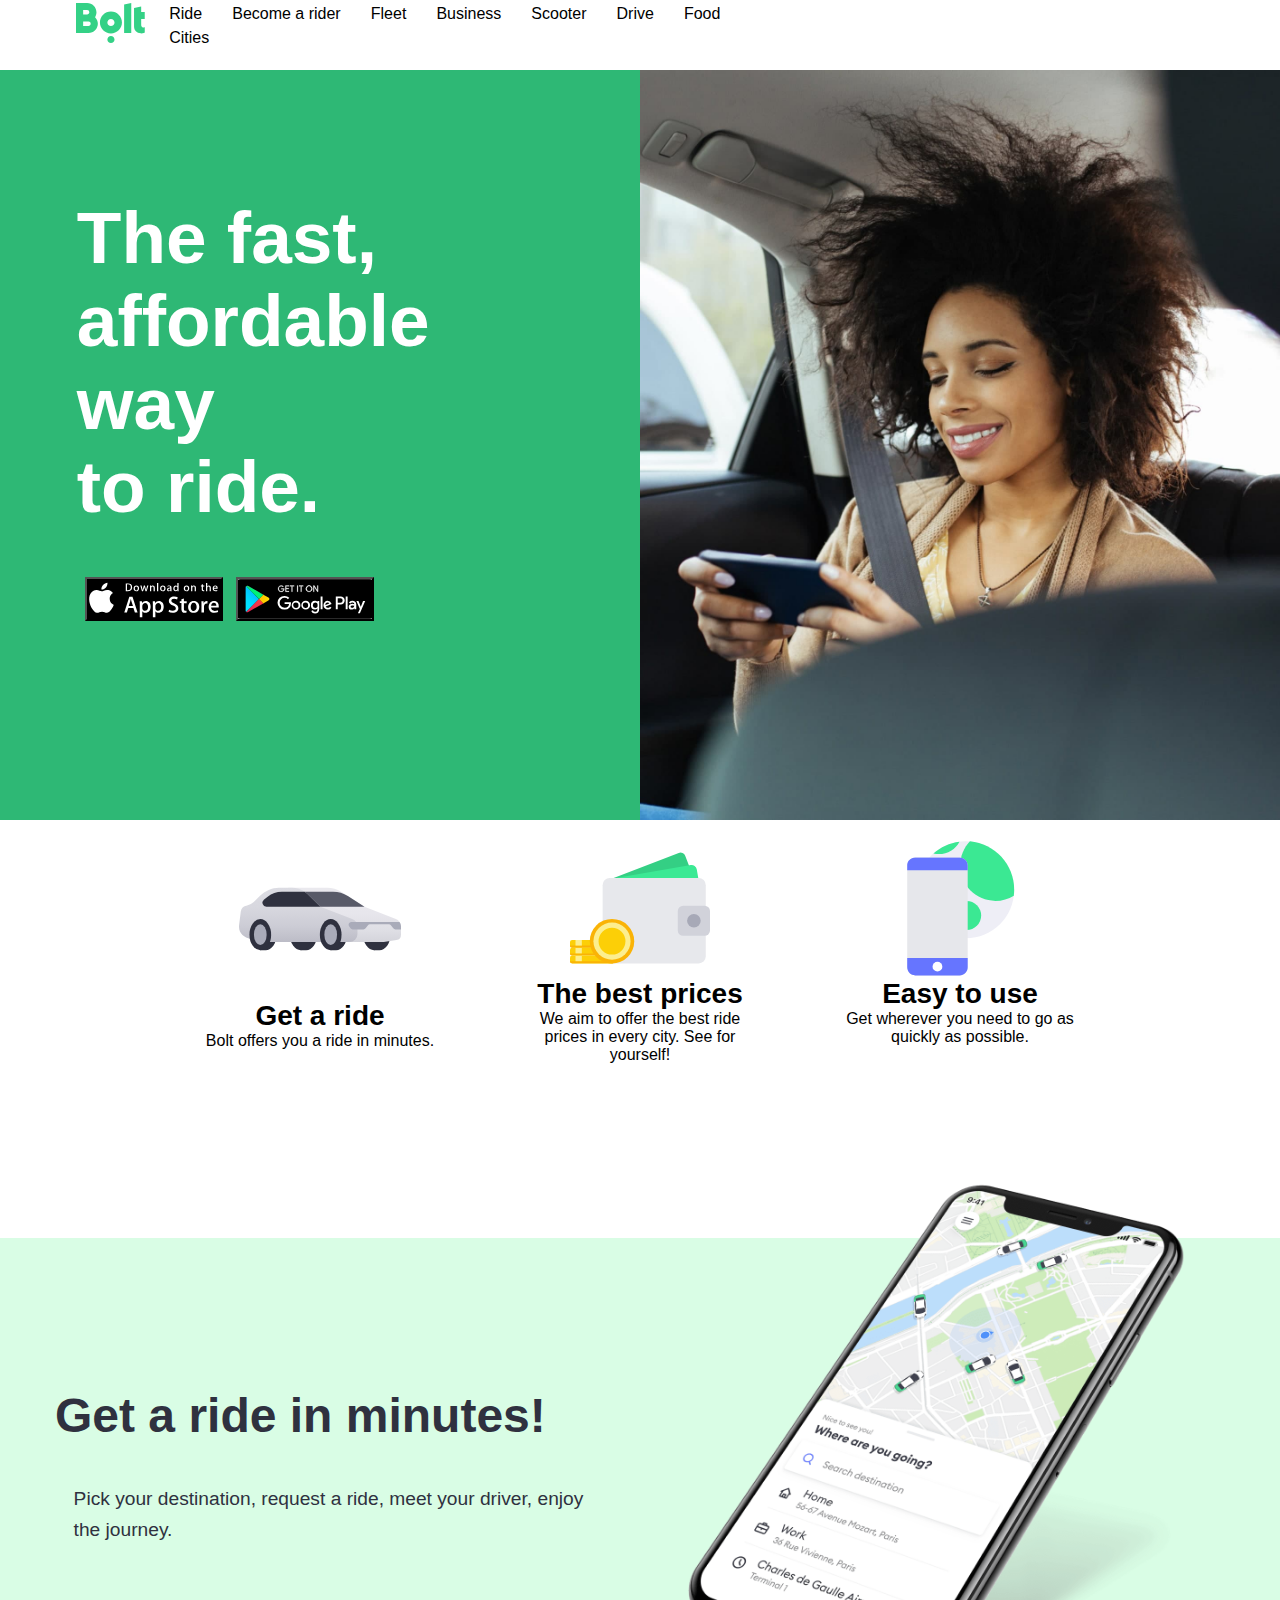
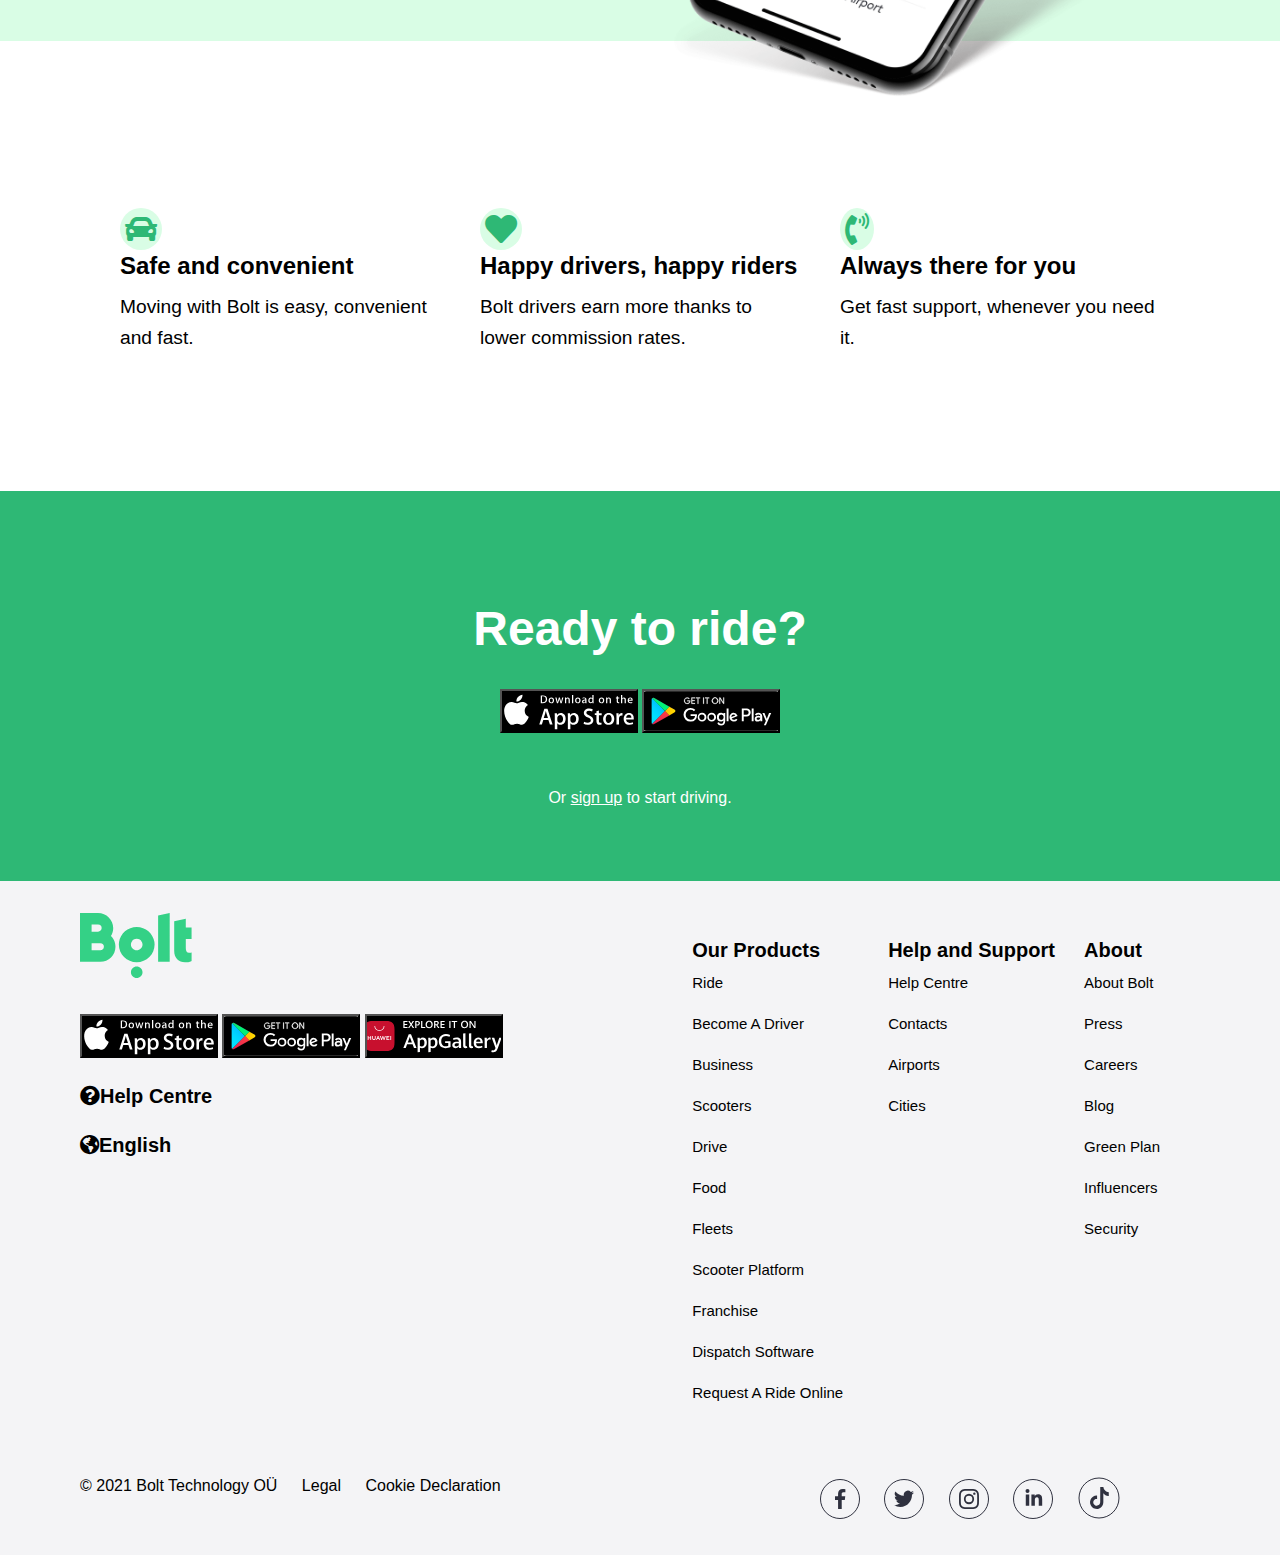
<file: index.html>
<!DOCTYPE html>
<html lang="en">

<head>
    <meta charset="UTF-8">
    <meta http-equiv="X-UA-Compatible" content="IE=edge">
    <meta name="viewport" content="width=device-width, initial-scale=1.0">
    <title>Document</title>
    <link href="boltstyle.css" type="text/css" rel="stylesheet">
    <link rel="stylesheet" href="font awsome icon/css/all.css">
</head>

<body>
    <header>
        <div>
            <div class="header-div">
                <img src="images/bolt_logo.svg">
            </div>
            <div class="header-div-right">
                <div class="inline-div"><a href="#news">Ride</a></div>
                <div class="inline-div"><a href="#home">Become a rider</a></div>
                <div class="inline-div"><a href="#contact">Fleet</a></div>
                <div class="inline-div"><a href="#about">Business</a></div>
                <div class="inline-div"><a href="#news">Scooter</a></div>
                <div class="inline-div"><a href="#home">Drive</a></div>
                <div class="inline-div"><a href="#contact">Food</a></div>
                <div class="inline-div"><a href="#about">Cities</a></div>
            </div>
    </header>

    <section>
        <div class="bodyfirst">
            <div class="body-left">
                <h1>The fast,<br>affordable way<br>to ride.</h1>
                <div style="padding-left: 85px;">
                    <a>
                        <button style="background-image: url(images/apple.svg);" class="play-store-btn"></button>
                    </a>
                    <a>
                        <button style="background-image: url(images/googleplay.svg);" class="play-store-btn"></button>
                    </a>
                </div>
            </div>
            <div class="body-right">
                <img src="images//index-header.jpg" width="100%" height="100%">

            </div>
        </div>
        <div class="body-two">
        </div>
    </section>
    
    <section id="section-2">
        <div class="flex-row" style="justify-content: center;">
            <div style="width: 25%; display: flex; flex-direction: column; align-items: center;">
                <img src="images//car.svg" width="162px" height="162px" />
                <p class="head-2">Get a ride</p>
                <p class="sub-head-2">Bolt offers you a ride in minutes.</p>
            </div>
            <div style="width: 25%; display: flex; flex-direction: column; align-items: center;">
                <img src="images//money.svg" width="140px" height="140px" />
                <p class="head-2">The best prices</p>
                <p class="sub-head-2">We aim to offer the best ride prices in every city. See for yourself!</p>
            </div>
            <div style="width: 25%; display: flex; flex-direction: column; align-items: center;">
                <img src="images//phone.svg" width="140px" height="140px" />
                <p class="head-2">Easy to use</p>
                <p class="sub-head-2">Get wherever you need to go as quickly as possible.</p>
            </div>
        </div>
    </section>

    <section id="section-2">
        <div class="flex-row" style="justify-content: center;background-color: #d9fde5;color:#2f313f">
            <div
                style="width: 45%; display: flex; flex-direction: column; align-items: center;padding-left:1em;padding-bottom: 6em;">
                <h2 class="h2-header">Get a ride in minutes!</h2>
                <p class="ride-para">
                    Pick your destination, request a ride, meet your driver, enjoy the journey.
                </p>
            </div>
            <div class="phone-bkg"></div>
        </div>
    </section>


    <section class="margin-top-10">
        <div class="flex-row" style="justify-content: center;">
            <div class="align-items-3">
                <i class="fa fa-2x fa-car ride-icons"></i>
                <h4 class="h4-header">Safe and convenient</h4>
                <p class="ride-para-2">Moving with Bolt is easy, convenient and fast.</p>
            </div>
            <div class="align-items-3">
                <i class="fa fa-2x fa-heart ride-icons"></i>
                <h4 class="h4-header">Happy drivers, happy riders</h4>
                <p class="ride-para-2">Bolt drivers earn more thanks to lower commission rates.</p>
            </div>
            <div class="align-items-3">
                <i class="fa fa-2x fa-phone-volume ride-icons"></i>
                <h4 class="h4-header">Always there for you</h4>
                <p class="ride-para-2">Get fast support, whenever you need it.</p>
            </div>
        </div>
    </section>


    <section class="green-bkg-section">
        <h1>Ready to ride?</h1>
        <a>
            <button style="background-image: url(images/apple.svg);" class="play-store-btn"></button>
        </a>
        <a>
            <button style="background-image: url(images/googleplay.svg);" class="play-store-btn"></button>
        </a>
        <p>Or <u>sign up</u> to start driving.</p>
    </section>

    <footer>

        <div class="footer-row">
            <div class="footer-col-1">
                <img src="images/bolt_logo.svg">

                <div class="footer-heading">
                    <button style="background-image: url(images/apple.svg);" class="play-store-btn"></button>
                    <button style="background-image: url(images/googleplay.svg);" class="play-store-btn"></button>
                    <button style="background-image: url(images/apple-gallery.svg);" class="play-store-btn"></button>
                </div>
                <div class="footer-list">
                    <h3><i class="fa fa-1x fa-question-circle"></i>Help Centre</h3>
                    <h3><i class="fa fa-1x fa-globe-americas"></i>English</h3>
                </div>
            </div>

            <div class="footer-col-2">
                <div class="footer-list">
                    <h3>Our Products</h3>
                </div>
                <div class="footer-list">
                    <a href="#">Ride</a>
                    <a href="#">Become a driver</a>
                    <a href="#">Business</a>
                    <a href="#">Scooters</a>
                    <a href="#">Drive</a>
                    <a href="#">Food</a>
                    <a href="#">Fleets</a>
                    <a href="#">Scooter Platform</a>
                    <a href="#">Franchise</a>
                    <a href="#">Dispatch software</a>
                    <a href="#">Request a ride online</a>
                </div>
            </div>

            <div class="footer-col-2">
                <div class="footer-list">
                    <h3>Help and Support</h3>
                </div>
                <div class="footer-list">
                    <a href="#">Help Centre</a>
                    <a href="#">Contacts</a>
                    <a href="#">Airports</a>
                    <a href="#">Cities</a>
                </div>
            </div>

            <div class="footer-col-2">
                <div class="footer-list">
                    <h3>About</h3>
                </div>
                <div class="footer-list">
                    <a href="#">About Bolt</a>
                    <a href="#">Press</a>
                    <a href="#">Careers</a>
                    <a href="#">Blog</a>
                    <a href="#">Green Plan</a>
                    <a href="#">Influencers</a>
                    <a href="#">Security</a>
                </div>
            </div>

        </div>

        <div class="footer-row">
            <div class="footer-col-1">
                <a class="a-tag" href="#">© 2021 Bolt Technology OÜ</a>
                <a class="a-tag" href="#">Legal</a>
                <a class="a-tag" href="#">Cookie Declaration</a>
            </div>

            <div class="footer-col-3">
                <img class="social-icons" src="images/facebook.svg">
                <img class="social-icons" src="images/twitter.svg">
                <img class="social-icons" src="images/instagram.svg">
                <img class="social-icons" src="images/linkedin.svg">
                <img class="social-icons" src="images/tiktok.svg">
            </div>

        </div>
    </footer>

</body>

</html>
</file>
<file: boltstyle.css>
body{
    margin: 0;
    padding: 0;
    background-color: white;
    font-family: euclidCircularB,Arial,sans-serif;
}
header{
    min-height: 70px;
    background-color: white;
}
.header-div{
    padding: 24px 0px 26px 76px;
    display: inline;
    margin-top: 10%;
}
.header-div-right{
    padding: 2px 10px 2px 7px;
    width: 50%;
    display: inline-block;
    -moz-osx-font-smoothing: grayscale;
    font-family: euclidCircularB,Arial,sans-serif;
    font-size: 16px;
    font-weight: 400;
    line-height: 24px;
}

.inline-div{
    display: inline-block;
    margin: 0 2% 0 2%;
}
.inline-div a{
    text-decoration: none;
    color: black;
}
.bodyfirst{
    margin: 0;
    width: 100%;
    height: 750px;
    display: inline;
    font-size: 45px; 
    font-weight: bold;
    color: white;
    font-family: euclidCircularB,Arial,sans-serif;
    margin-top: 150;
}   
.body-left{
    width: 50%;
    height: 750px;
    background-color: #2eb875;
    float: left;
    font-family: euclidCircularB,Arial,sans-serif;
  
    /* display: inline; */
}

.body-right{
    width: 50%;
    height: 750px;
    background-color: royalblue;
    float: right;
    background-position: 50%;
    background-size: cover;
    /* background-image:url(images/index-header.jpg); */
    /* display: inline; */
}
h1{
    padding: 12% 12% 0% 12%;
    -webkit-font-smoothing: antialiased;
    font-size: 73px;
    font-family: euclidCircularB,Arial,sans-serif;
   
  
}
.body-two{
  width: 100%;
  display: inline-block;
}
.bg-circle {
    background-color: #6675ff;
    height: 740px;
    left: 40px;
    top: -330px;
    width: 740px;
    border-radius: 50%;
    position: absolute!important;
    display: block!important
}
h3 {
    font-size: 34px;
    line-height: 40px;
    color: #fff; 
    display: block;
    margin-block-start: 1em;
    margin-block-end: 1em;
    margin-inline-start: 0px;
    margin-inline-end: 0px;
    font-weight: bold; 
    font-family: euclidCircularB,Arial,sans-serif;
    -webkit-font-smoothing: antialiased;
    margin: 0;

}
p{
    margin: 0;
}
.image-cropper {
    max-width: 100px;
    height: auto;
    position: relative;
    overflow: hidden;
}

.image-cropper img{
    display: block;
    margin: 0 auto;
    height: auto;
    width: 150%; 
    margin: 0 0 0 -20%;
    -webkit-border-radius: 50%;
    -moz-border-radius: 50%;
    -ms-border-radius: 50%;
    -o-border-radius: 50%;
    border-radius: 50%;  
}
.body-three{
    width: 100%;
    height: 500px;
    background-color: #fff;
}
.section-4{
    display: table;
    width: 100%; 
   
    border-spacing: 0px; 
    height: 500px;
    text-align:center; 
    /* margin-left:auto; 
    margin-right:auto;  */
    padding-top: 10;
   
    /* text-align: center; */
}

.section-4-col1 {
    display: inline;
    background-color:white;
    padding: 1px; ;
    height: 30%;
    width: 30%;
}

.section-4-col2 {
    display: inline;
    background-color:white;
    padding: 1px;
     height: 162px;
    width: 162px;
}

.section-4-col3 {
    display: inline;
    background-color:white;
    padding: 1px;
     height: 162px;
    width: 162px;
}
#section-2{
    height: 400px;
    width: 100%;
    background-color: white;
}
.head-2{
    color:black;
    font-size: 28px;
    font-weight: bold;
}
.sub-head-2{
    color:black;
    margin: 0 40px;
    text-align: center;
}
.flex-row{
    display: flex;
    flex-direction: row;
    /* padding-right: 10%; */
   
    
}
.social-icons{
    margin-left: 20px;
}

.a-tag{
    text-decoration: none;
    color: black;
    margin-right: 20px;
}

footer{
    background-color: #f4f4f6;
}
.footer-row{
    width: 100%;
    display: flex;
    padding-top: 2em;
    padding-bottom: 2em;
}
.footer-row2{
    display: flex;
    border-top: 1px solid #454d5e;
    justify-content: space-evenly;
}
.footer-col-1 img{
    width: 7em;
    margin-bottom: 2em;
}
.footer-col-1{
    width: 50%;
    padding: 0 0 0 5em;
}
.footer-col-3{
    width: 50%;
    padding: 0 0 0 5em;
}
.footer-col-2{
    width: 16%;
}
.footer-col-3{
    width: 25%;
}
.footer-col-4{
    width: 25%;
}
.footer-col-5{
    width: 20%;
    border-left:1px solid #454d5e ;
    height: 120px;
    padding-left: 25px;
}
.footer-col-6{
    width: 20%;
    padding-left: 50px;
}
.footer-heading p{
 color: #878787;
 font-size: 12px;
 font-weight: 400;
 text-align: left;
 padding: 10px 0px;
 cursor: pointer;
 text-transform: uppercase;
}
.footer-list h3{
    color: black;
    font-weight: 700;
    font-size: 20px;
    line-height: 24px;
    margin-top: 25px;
}
.footer-list a{
    text-align: left;
    display: block;
    text-decoration: none;
    text-transform: capitalize;
    color: black;
    font-size: 15px;
    font-weight: 400;
    padding: 12px 0px;
}
.footer-list a:hover{
    text-decoration: underline;
}
.footer-list  p{
    text-align: left;
    display: block;
    color: black;
    font-size: 12px;
    font-weight: 100px;
    padding:5px 0px;
    line-height: 20px;
    cursor: pointer;
}
.footer-list-address p{
    text-align: left;
    display: block;
    color:black;
    font-size: 12px;
    font-weight: 100px;
    line-height: 20px;
     cursor: pointer;
}
.footer-list-address span{
    color: rgb(60,109,245);
    cursor: pointer;
}
.footer-row2-col p{
  color:black;
    font-size: 15px;
    font-weight: 100px;
    line-height: 20px;
     cursor: pointer;
      text-align: center;
      line-height: 50px;
      letter-spacing: .7px;
}
.fa-shopping-bag, .fa-star, .fa-gift{
    color: #ffd700;
    cursor: pointer;
   padding-right: 10px;
   font-size: 15px;
}

.footer-left {
    display:inline;
    width: 50%;
    
    background:yellow;
    left: auto;
    margin-left: auto;
    right: auto;
}
.h2-header{
    font-size: 48px;
    line-height: 56px;
    margin-top: 150px;
}
.ride-para{
    font-size: 1.2em;
    line-height: 1.6em;
    margin-left: 3em;
}
.ride-para-2{
    font-size: 1.2em;
    line-height: 1.6em;
}
.phone-bkg{
    width: 55%;
    display: flex;
    flex-direction: column;
    background-image: url(images/index-phone.png);
    background-position: bottom;
    background-size: 100%;
    background-repeat: no-repeat;
    margin-top: -85px;
    margin-bottom: -112px;
}
.margin-top-10{
    margin-top:10em;
    margin-bottom: 8em;
}
.h4-header{
    font-size: 24px;
    line-height: 32px;
    margin: 0;
    margin-bottom: 10px;
}
.align-items-3{
    width: 25%; 
    display: flex; 
    flex-direction: column;
    align-items: flex-start;
    padding: 10px 20px 10px 20px;
}
.ride-icons{
    background-color: #d9fde5;
    color: #2eb875;
    border-radius: 50%;
    padding: 5px;
}
.green-bkg-section{
    min-height: 390px;
    background-color: #2eb875;
    text-align: center;
    color: white;
}
.green-bkg-section h1{
    padding-top: 110px;
    padding-bottom: 0px;
    font-size: 3em;
}
.green-bkg-section p{
    margin-top: 55px;
}
.play-store-btn{
    width: 138px;
    height: 44px;
    background-position: center;
    background-repeat: no-repeat;
    background-color: black;
    background-size:160px;
}
</file>
